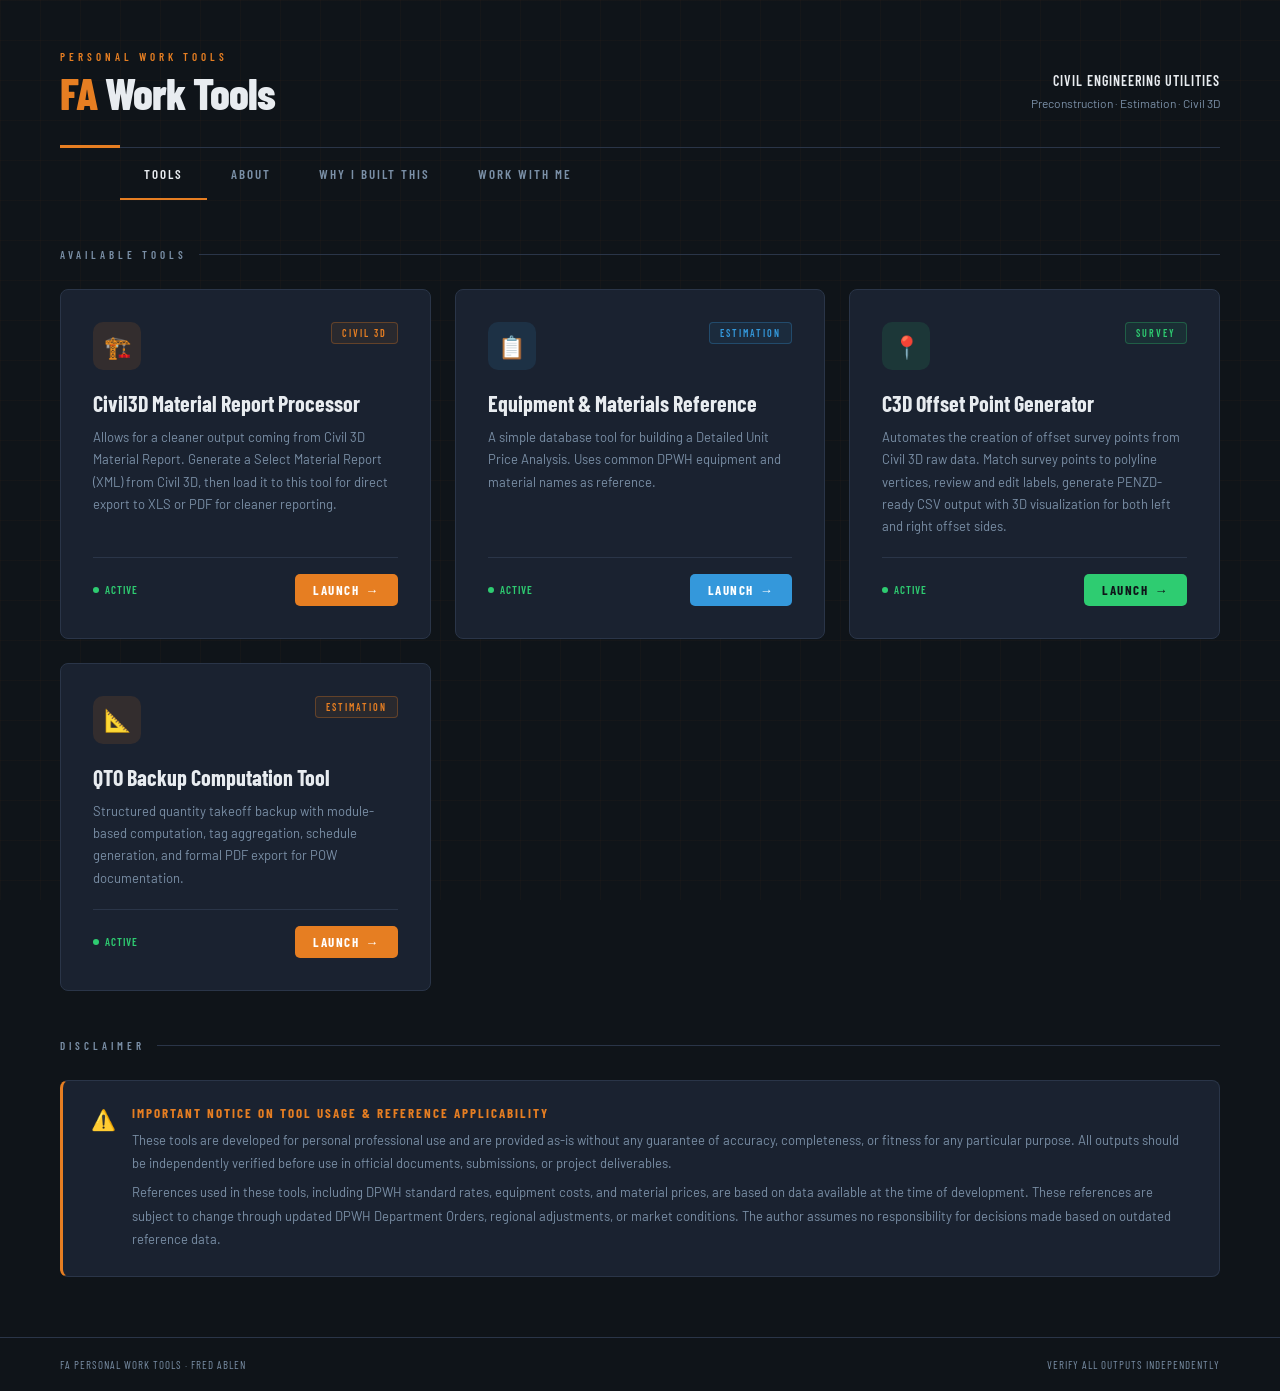
<file: index.html>
<!DOCTYPE html>
<html lang="en">
<head>
<meta charset="UTF-8">
<meta name="viewport" content="width=device-width, initial-scale=1.0">
<title>FA Personal Work Tools</title>
<link href="https://fonts.googleapis.com/css2?family=Barlow+Condensed:wght@300;400;600;700;800&family=Barlow:wght@300;400;500&display=swap" rel="stylesheet">
<style>
  :root{--bg:#0f1419;--surface:#1a2230;--border:#2a3548;--accent:#e67e22;--text:#e8ecf0;--muted:#7a8fa6;--fill:#3498db;--green:#2ecc71;}
  *{box-sizing:border-box;margin:0;padding:0;}
  body{font-family:'Barlow',sans-serif;background:var(--bg);color:var(--text);min-height:100vh;overflow-x:hidden;}
  body::before{content:'';position:fixed;inset:0;background-image:linear-gradient(rgba(230,126,34,0.03) 1px,transparent 1px),linear-gradient(90deg,rgba(230,126,34,0.03) 1px,transparent 1px);background-size:40px 40px;pointer-events:none;z-index:0;}

  header{position:relative;z-index:1;padding:50px 60px 0;}
  .header-top{display:flex;justify-content:space-between;align-items:flex-end;padding-bottom:32px;border-bottom:1px solid var(--border);position:relative;}
  .header-top::after{content:'';position:absolute;bottom:-1px;left:0;width:60px;height:3px;background:var(--accent);}
  .logo-tag{font-family:'Barlow Condensed',sans-serif;font-size:11px;font-weight:600;letter-spacing:4px;text-transform:uppercase;color:var(--accent);margin-bottom:8px;}
  .logo-title{font-family:'Barlow Condensed',sans-serif;font-size:44px;font-weight:800;letter-spacing:-1px;line-height:1;color:var(--text);}
  .logo-title span{color:var(--accent);}
  .header-meta{text-align:right;font-size:12px;color:var(--muted);line-height:1.8;}
  .header-meta strong{display:block;font-family:'Barlow Condensed',sans-serif;font-size:14px;font-weight:600;color:var(--text);letter-spacing:1px;text-transform:uppercase;}

  .tabs{display:flex;position:relative;z-index:1;padding:0 60px;}
  .tab-btn{font-family:'Barlow Condensed',sans-serif;font-size:13px;font-weight:600;letter-spacing:2px;text-transform:uppercase;color:var(--muted);background:none;border:none;padding:18px 24px;cursor:pointer;position:relative;transition:color .2s;}
  .tab-btn::after{content:'';position:absolute;bottom:0;left:0;right:0;height:2px;background:var(--accent);transform:scaleX(0);transition:transform .2s;}
  .tab-btn:hover{color:var(--text);}
  .tab-btn.active{color:var(--text);}
  .tab-btn.active::after{transform:scaleX(1);}

  .tab-content{display:none;position:relative;z-index:1;padding:48px 60px 60px;animation:fadeIn .25s ease;}
  .tab-content.active{display:block;}
  @keyframes fadeIn{from{opacity:0;transform:translateY(6px)}to{opacity:1;transform:translateY(0)}}

  .section-label{font-family:'Barlow Condensed',sans-serif;font-size:11px;font-weight:600;letter-spacing:4px;text-transform:uppercase;color:var(--muted);margin-bottom:28px;display:flex;align-items:center;gap:12px;}
  .section-label::after{content:'';flex:1;height:1px;background:var(--border);}

  .tools-grid{display:grid;grid-template-columns:repeat(auto-fill,minmax(340px,1fr));gap:24px;margin-bottom:48px;}
  .tool-card{background:var(--surface);border:1px solid var(--border);border-radius:8px;padding:32px;display:flex;flex-direction:column;gap:20px;transition:border-color .2s,transform .2s;position:relative;overflow:hidden;}
  .tool-card::before{content:'';position:absolute;top:0;left:0;right:0;height:3px;background:var(--card-accent,var(--accent));transform:scaleX(0);transform-origin:left;transition:transform .3s ease;}
  .tool-card:hover{border-color:var(--card-accent,var(--accent));transform:translateY(-3px);}
  .tool-card:hover::before{transform:scaleX(1);}
  .tool-card.civil3d{--card-accent:#e67e22;}
  .tool-card.eqp{--card-accent:#3498db;}
  .tool-card.survey{--card-accent:#2ecc71;}
  .tool-card.estimation{--card-accent:#e67e22;}

  .card-top{display:flex;justify-content:space-between;align-items:flex-start;}
  .card-icon{width:48px;height:48px;border-radius:10px;display:flex;align-items:center;justify-content:center;font-size:22px;flex-shrink:0;}
  .civil3d .card-icon{background:rgba(230,126,34,0.12);}
  .eqp .card-icon{background:rgba(52,152,219,0.12);}
  .survey .card-icon{background:rgba(46,204,113,0.12);}
  .estimation .card-icon{background:rgba(230,126,34,0.12);}

  .card-badge{font-family:'Barlow Condensed',sans-serif;font-size:10px;font-weight:600;letter-spacing:2px;text-transform:uppercase;padding:4px 10px;border-radius:4px;border:1px solid;}
  .civil3d .card-badge{color:var(--accent);border-color:rgba(230,126,34,0.3);background:rgba(230,126,34,0.08);}
  .eqp .card-badge{color:var(--fill);border-color:rgba(52,152,219,0.3);background:rgba(52,152,219,0.08);}
  .survey .card-badge{color:var(--green);border-color:rgba(46,204,113,0.3);background:rgba(46,204,113,0.08);}
  .estimation .card-badge{color:var(--accent);border-color:rgba(230,126,34,0.3);background:rgba(230,126,34,0.08);}

  .card-title{font-family:'Barlow Condensed',sans-serif;font-size:22px;font-weight:700;color:var(--text);margin-bottom:10px;line-height:1.2;}
  .card-desc{font-size:13px;color:var(--muted);line-height:1.7;}
  .card-footer{display:flex;justify-content:space-between;align-items:center;padding-top:16px;border-top:1px solid var(--border);margin-top:auto;}
  .card-status{display:flex;align-items:center;gap:6px;font-size:11px;color:var(--green);font-family:'Barlow Condensed',sans-serif;font-weight:600;letter-spacing:1px;text-transform:uppercase;}
  .status-dot{width:6px;height:6px;border-radius:50%;background:var(--green);animation:pulse 2s infinite;}
  @keyframes pulse{0%,100%{opacity:1}50%{opacity:.4}}

  .launch-btn{display:inline-flex;align-items:center;gap:6px;padding:8px 18px;border-radius:5px;font-family:'Barlow Condensed',sans-serif;font-size:13px;font-weight:700;letter-spacing:1.5px;text-transform:uppercase;text-decoration:none;transition:opacity .15s;}
  .civil3d .launch-btn{background:var(--accent);color:#fff;}
  .eqp .launch-btn{background:var(--fill);color:#fff;}
  .survey .launch-btn{background:var(--green);color:#0f1419;}
  .estimation .launch-btn{background:var(--accent);color:#fff;}
  .launch-btn:hover{opacity:.85;}
  .launch-arrow{transition:transform .2s;}
  .tool-card:hover .launch-arrow{transform:translateX(3px);}

  .disclaimer-box{background:var(--surface);border:1px solid var(--border);border-left:3px solid var(--accent);border-radius:8px;padding:24px 28px;display:flex;gap:16px;align-items:flex-start;}
  .disclaimer-icon{font-size:20px;flex-shrink:0;margin-top:2px;}
  .disclaimer-title{font-family:'Barlow Condensed',sans-serif;font-size:13px;font-weight:700;letter-spacing:2px;text-transform:uppercase;color:var(--accent);margin-bottom:8px;}
  .disclaimer-text{font-size:13px;color:var(--muted);line-height:1.8;}
  .disclaimer-text p+p{margin-top:6px;}

  .about-grid{display:grid;grid-template-columns:1fr 1fr;gap:28px;margin-bottom:32px;}
  @media(max-width:768px){.about-grid{grid-template-columns:1fr;}}
  .about-block{background:var(--surface);border:1px solid var(--border);border-radius:8px;padding:36px;}
  .about-block.full{grid-column:1/-1;}
  .about-name{font-family:'Barlow Condensed',sans-serif;font-size:38px;font-weight:800;letter-spacing:-0.5px;color:var(--text);margin-bottom:4px;}
  .about-name span{color:var(--accent);}
  .about-role{font-family:'Barlow Condensed',sans-serif;font-size:13px;font-weight:600;letter-spacing:2px;text-transform:uppercase;color:var(--muted);margin-bottom:24px;}
  .about-bio{font-size:14px;color:var(--muted);line-height:1.9;}
  .block-label{font-family:'Barlow Condensed',sans-serif;font-size:11px;font-weight:600;letter-spacing:3px;text-transform:uppercase;color:var(--accent);margin-bottom:16px;padding-bottom:10px;border-bottom:1px solid var(--border);}

  .built-text{font-size:14px;color:var(--muted);line-height:1.9;}
  .built-text p+p{margin-top:14px;}
  .built-highlight{font-family:'Barlow Condensed',sans-serif;font-size:19px;font-weight:600;color:var(--text);line-height:1.5;margin-top:28px;padding-top:24px;border-top:1px solid var(--border);}

  .closing-message{margin-top:0;text-align:center;padding:48px 40px;border-top:1px solid var(--border);}
  .closing-message p{font-family:'Barlow Condensed',sans-serif;font-size:18px;font-style:italic;color:var(--muted);line-height:2;max-width:560px;margin:0 auto;font-weight:400;}

  .contact-block{max-width:520px;margin:0 auto;text-align:center;padding:60px 0;}
  .contact-icon{font-size:40px;margin-bottom:24px;}
  .contact-title{font-family:'Barlow Condensed',sans-serif;font-size:32px;font-weight:800;color:var(--text);margin-bottom:16px;}
  .contact-desc{font-size:14px;color:var(--muted);line-height:1.9;margin-bottom:36px;}
  .contact-email{display:inline-flex;align-items:center;gap:10px;padding:14px 32px;background:var(--accent);color:#fff;border-radius:6px;font-family:'Barlow Condensed',sans-serif;font-size:15px;font-weight:700;letter-spacing:1.5px;text-transform:uppercase;text-decoration:none;transition:opacity .2s;}
  .contact-email:hover{opacity:.85;}
  .contact-note{margin-top:16px;font-size:12px;color:var(--muted);}

  footer{position:relative;z-index:1;border-top:1px solid var(--border);padding:20px 60px;display:flex;justify-content:space-between;align-items:center;font-size:11px;color:var(--muted);font-family:'Barlow Condensed',sans-serif;letter-spacing:1px;text-transform:uppercase;}

  @media(max-width:768px){
    header,.tabs,.tab-content,footer{padding-left:24px;padding-right:24px;}
  }
</style>
</head>
<body>

<header>
  <div class="header-top">
    <div>
      <div class="logo-tag">Personal Work Tools</div>
      <div class="logo-title"><span>FA</span> Work Tools</div>
    </div>
    <div class="header-meta">
      <strong>Civil Engineering Utilities</strong>
      Preconstruction · Estimation · Civil 3D
    </div>
  </div>
  <nav class="tabs">
    <button class="tab-btn active" onclick="switchTab('tools',this)">Tools</button>
    <button class="tab-btn" onclick="switchTab('about',this)">About</button>
    <button class="tab-btn" onclick="switchTab('built',this)">Why I Built This</button>
    <button class="tab-btn" onclick="switchTab('contact',this)">Work With Me</button>
  </nav>
</header>

<!-- TOOLS -->
<div id="tab-tools" class="tab-content active">
  <div class="section-label">Available Tools</div>
  <div class="tools-grid">

    <div class="tool-card civil3d">
      <div class="card-top">
        <div class="card-icon">🏗️</div>
        <div class="card-badge">Civil 3D</div>
      </div>
      <div>
        <div class="card-title">Civil3D Material Report Processor</div>
        <div class="card-desc">Allows for a cleaner output coming from Civil 3D Material Report. Generate a Select Material Report (XML) from Civil 3D, then load it to this tool for direct export to XLS or PDF for cleaner reporting.</div>
      </div>
      <div class="card-footer">
        <div class="card-status"><div class="status-dot"></div>Active</div>
        <a href="c3d_material_processor" class="launch-btn">Launch <span class="launch-arrow">→</span></a>
      </div>
    </div>

    <div class="tool-card eqp">
      <div class="card-top">
        <div class="card-icon">📋</div>
        <div class="card-badge">Estimation</div>
      </div>
      <div>
        <div class="card-title">Equipment & Materials Reference</div>
        <div class="card-desc">A simple database tool for building a Detailed Unit Price Analysis. Uses common DPWH equipment and material names as reference.</div>
      </div>
      <div class="card-footer">
        <div class="card-status"><div class="status-dot"></div>Active</div>
        <a href="eqp_matl_ref" class="launch-btn">Launch <span class="launch-arrow">→</span></a>
      </div>
    </div>

    <div class="tool-card survey">
      <div class="card-top">
        <div class="card-icon">📍</div>
        <div class="card-badge">Survey</div>
      </div>
      <div>
        <div class="card-title">C3D Offset Point Generator</div>
        <div class="card-desc">Automates the creation of offset survey points from Civil 3D raw data. Match survey points to polyline vertices, review and edit labels, generate PENZD-ready CSV output with 3D visualization for both left and right offset sides.</div>
      </div>
      <div class="card-footer">
        <div class="card-status"><div class="status-dot"></div>Active</div>
        <a href="c3d_offset_tool" class="launch-btn">Launch <span class="launch-arrow">→</span></a>
      </div>
    </div>

    <div class="tool-card estimation" style="--card-accent:#e67e22;">
      <div class="card-top">
        <div class="card-icon" style="background:rgba(230,126,34,0.12);">📐</div>
        <div class="card-badge" style="color:#e67e22;border-color:rgba(230,126,34,0.3);background:rgba(230,126,34,0.08);">Estimation</div>
      </div>
      <div>
        <div class="card-title">QTO Backup Computation Tool</div>
        <div class="card-desc">Structured quantity takeoff backup with module-based computation, tag aggregation, schedule generation, and formal PDF export for POW documentation.</div>
      </div>
      <div class="card-footer">
        <div class="card-status"><div class="status-dot"></div>Active</div>
        <a href="qto_backup" class="launch-btn" style="background:#e67e22;color:#fff;">Launch <span class="launch-arrow">→</span></a>
      </div>
    </div>

  </div>

  <div class="section-label">Disclaimer</div>
  <div class="disclaimer-box">
    <div class="disclaimer-icon">⚠️</div>
    <div>
      <div class="disclaimer-title">Important Notice on Tool Usage & Reference Applicability</div>
      <div class="disclaimer-text">
        <p>These tools are developed for personal professional use and are provided as-is without any guarantee of accuracy, completeness, or fitness for any particular purpose. All outputs should be independently verified before use in official documents, submissions, or project deliverables.</p>
        <p>References used in these tools, including DPWH standard rates, equipment costs, and material prices, are based on data available at the time of development. These references are subject to change through updated DPWH Department Orders, regional adjustments, or market conditions. The author assumes no responsibility for decisions made based on outdated reference data.</p>
      </div>
    </div>
  </div>
</div>

<!-- ABOUT -->
<div id="tab-about" class="tab-content">
  <div class="section-label">About</div>
  <div class="about-grid">
    <div class="about-block">
      <div class="about-name">Fred <span>Ablen</span></div>
      <div class="about-role">Civil Engineer · Preconstruction Specialist</div>
      <div class="about-bio">A decade in public infrastructure has taken Fred through the full preconstruction cycle, from surveying and design to quantity takeoff, cost estimation, and procurement. Over those ten years, he developed a focused specialization in preconstruction work, building his knowledge largely through self-directed learning, hands-on experience, and persistence.</div>
    </div>
    <div class="about-block">
      <div class="block-label">Areas of Work</div>
      <div class="about-bio">Surveying · Structural Design · Quantity Takeoff · Cost Estimation · Procurement · Civil 3D · DPWH Standards · Bridge & Infrastructure Projects</div>
    </div>
  </div>
  <div class="closing-message">
    <p>Think critically. Don't settle with what is available.</p>
    <p>Question the tools, the methods, the standards, then improve on them.</p>
    <p>Learning is infinite. Not for the job. For yourself.</p>
  </div>
</div>

<!-- WHY I BUILT THIS -->
<div id="tab-built" class="tab-content">
  <div class="section-label">Why I Built This</div>
  <div class="about-grid">
    <div class="about-block full">
      <div class="block-label">The Context</div>
      <div class="built-text">
        <p>Necessity is a good teacher. Working in an environment with limited tools and resources for design and cost estimation, the practical path forward was to build something from scratch.</p>
        <p>These tools are the result of that, purpose-built for the specific workflows I encountered daily. They are not perfect, and they are still evolving. But they work, and they were built with intent.</p>
        <p>This page is a quiet record of that effort, built at the close of a chapter, before the next one begins.</p>
        <div class="built-highlight">I am not proud because I made this. I am proud that I chose to find a solution rather than wait for one.</div>
      </div>
    </div>
  </div>
</div>

<!-- WORK WITH ME -->
<div id="tab-contact" class="tab-content">
  <div class="contact-block">
    <div class="contact-icon">✉️</div>
    <div class="contact-title">Work With Me</div>
    <div class="contact-desc">Open to collaboration, consulting, and new opportunities in preconstruction, estimation, and related work. If something here is useful to you, or you think there is a conversation worth having, reach out.</div>
    <a href="mailto:fa.qs.services@gmail.com" class="contact-email">✉ fa.qs.services@gmail.com</a>
    <div class="contact-note">Response within a few days</div>
  </div>
</div>

<footer>
  <span>FA Personal Work Tools · Fred Ablen</span>
  <span>Verify all outputs independently</span>
</footer>

<script>
function switchTab(name,btn){
  document.querySelectorAll('.tab-content').forEach(t=>t.classList.remove('active'));
  document.querySelectorAll('.tab-btn').forEach(b=>b.classList.remove('active'));
  document.getElementById('tab-'+name).classList.add('active');
  btn.classList.add('active');
}
</script>
</body>
</html>
</file>
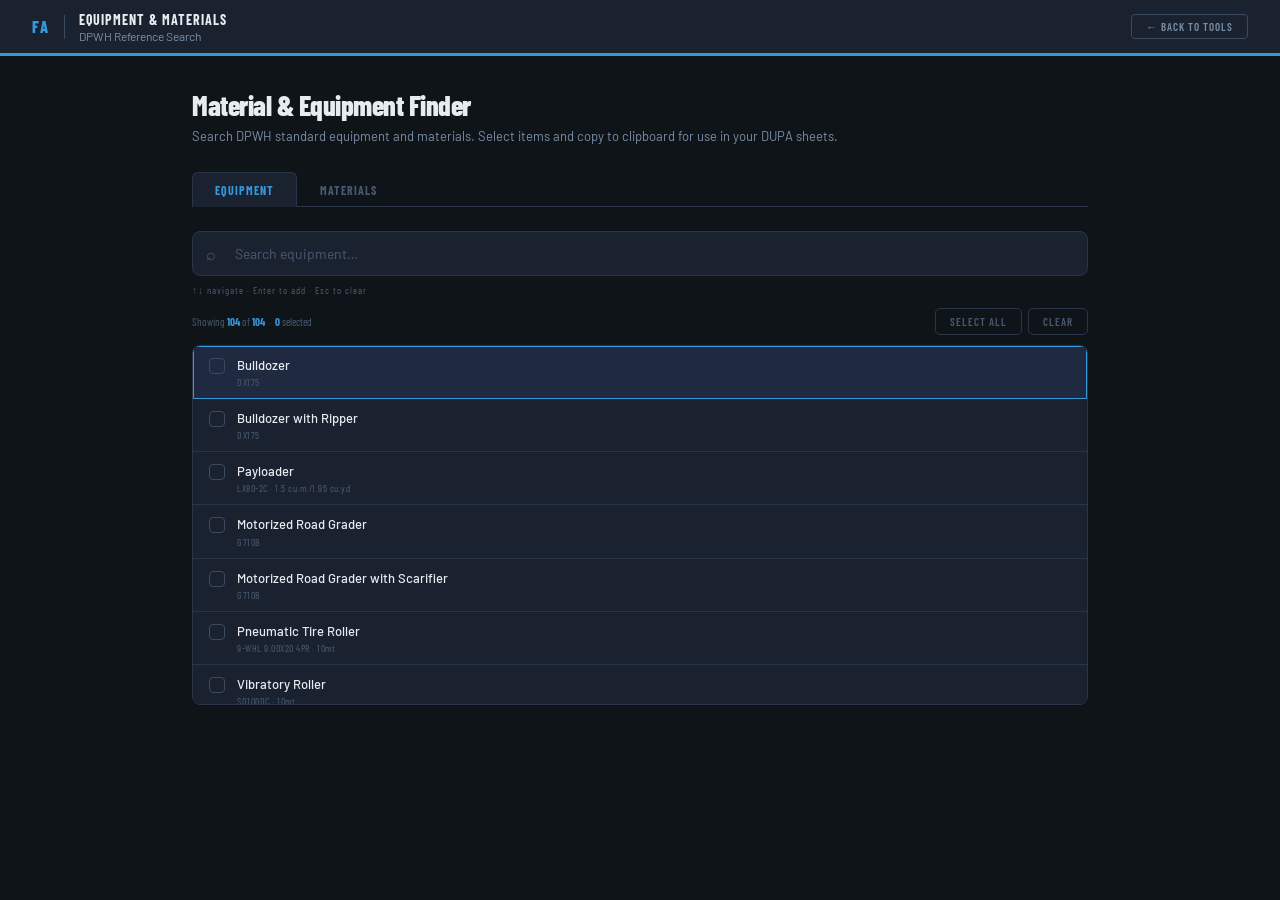
<file: eqp_matl_ref/index.html>
<!DOCTYPE html>
<html lang="en">
<head>
<meta charset="UTF-8">
<meta name="viewport" content="width=device-width, initial-scale=1.0">
<title>Equipment & Materials Reference — FA Work Tools</title>
<link href="https://fonts.googleapis.com/css2?family=Barlow+Condensed:wght@300;400;600;700;800&family=Barlow:wght@300;400;500&display=swap" rel="stylesheet">
<style>
*,*::before,*::after{box-sizing:border-box;margin:0;padding:0}
:root{
  --tool-accent:#3498db;
  --tool-accent-dim:rgba(52,152,219,0.1);
  --tool-accent-border:rgba(52,152,219,0.3);
  --bg:#0f1419;
  --surface:#1a2230;
  --surface2:#1f2940;
  --border:#2a3548;
  --border2:#3a4a60;
  --text:#e8ecf0;
  --text2:#7a8fa6;
  --text3:#4a5a70;
  --ok:#2ecc71;
  --warn:#f39c12;
  --mono:'Barlow Condensed',sans-serif;
  --sans:'Barlow',sans-serif;
}
body{background:var(--bg);color:var(--text);font-family:var(--sans);min-height:100vh;font-size:14px;display:flex;flex-direction:column}

/* TOPBAR */
.topbar{background:var(--surface);border-bottom:3px solid var(--tool-accent);padding:0 2rem;height:56px;display:flex;align-items:center;justify-content:space-between;position:sticky;top:0;z-index:300;flex-shrink:0}
.tb-brand{display:flex;align-items:center;gap:14px;text-decoration:none}
.tb-logo{font-family:var(--mono);font-size:16px;font-weight:800;letter-spacing:2px;color:var(--tool-accent)}
.tb-sep{width:1px;height:24px;background:var(--border2)}
.tb-tool{font-family:var(--mono);font-size:14px;font-weight:700;letter-spacing:1px;text-transform:uppercase;color:var(--text)}
.tb-sub{font-size:12px;color:var(--text2);margin-top:1px}
.tb-back{font-family:var(--mono);font-size:11px;font-weight:600;letter-spacing:1px;text-transform:uppercase;padding:5px 14px;border-radius:4px;border:1px solid var(--border2);background:transparent;color:var(--text2);text-decoration:none;transition:all .15s}
.tb-back:hover{border-color:var(--tool-accent);color:var(--tool-accent)}

/* MAIN LAYOUT */
.main{flex:1;max-width:960px;width:100%;margin:0 auto;padding:2rem 2rem 4rem}

/* PAGE HEADER */
.ph{margin-bottom:1.5rem}
.ph h1{font-family:var(--mono);font-size:28px;font-weight:800;letter-spacing:-0.5px;color:var(--text);margin-bottom:4px}
.ph p{font-size:13px;color:var(--text2);line-height:1.6}

/* TABS */
.tabs{display:flex;gap:0;border-bottom:1px solid var(--border);margin-bottom:1.5rem}
.tab{font-family:var(--mono);font-size:12px;font-weight:700;letter-spacing:1px;text-transform:uppercase;padding:10px 22px;border:1px solid transparent;border-bottom:none;border-radius:6px 6px 0 0;cursor:pointer;color:var(--text3);background:transparent;transition:all .15s;position:relative;bottom:-1px}
.tab:hover{color:var(--text2);border-color:var(--border)}
.tab.active{color:var(--tool-accent);background:var(--surface);border-color:var(--border);border-bottom-color:var(--surface)}
.tab-panel{display:none}.tab-panel.active{display:block}

/* SEARCH */
.search-wrap{position:relative;margin-bottom:8px}
.search-icon{position:absolute;left:14px;top:50%;transform:translateY(-50%);color:var(--text3);font-size:16px;pointer-events:none}
.search-input{width:100%;padding:13px 14px 13px 42px;background:var(--surface);border:1px solid var(--border);border-radius:8px;color:var(--text);font-family:var(--sans);font-size:14px;outline:none;transition:border-color .15s}
.search-input:focus{border-color:var(--tool-accent)}
.search-input::placeholder{color:var(--text3)}
.kb-hint{font-family:var(--mono);font-size:10px;color:var(--text3);margin:4px 0 12px;letter-spacing:1px}

/* TOOLBAR */
.toolbar{display:flex;align-items:center;justify-content:space-between;margin-bottom:10px;flex-wrap:wrap;gap:8px}
.count-info{font-family:var(--mono);font-size:11px;color:var(--text3)}
.count-info span{color:var(--tool-accent);font-weight:700}
.btn-group{display:flex;gap:6px}
.btn-ghost{font-family:var(--mono);font-size:11px;font-weight:600;letter-spacing:1px;text-transform:uppercase;padding:6px 14px;border-radius:5px;border:1px solid var(--border);cursor:pointer;background:transparent;color:var(--text3);transition:all .15s}
.btn-ghost:hover{border-color:var(--text2);color:var(--text2)}
.btn-primary{font-family:var(--mono);font-size:11px;font-weight:600;letter-spacing:1px;text-transform:uppercase;padding:6px 14px;border-radius:5px;border:1px solid var(--tool-accent);cursor:pointer;background:var(--tool-accent-dim);color:var(--tool-accent);transition:all .15s}
.btn-primary:hover{background:var(--tool-accent);color:#fff}
.btn-danger{font-family:var(--mono);font-size:11px;font-weight:600;letter-spacing:1px;text-transform:uppercase;padding:6px 14px;border-radius:5px;border:1px solid rgba(231,76,60,0.4);cursor:pointer;background:transparent;color:#e74c3c;transition:all .15s}
.btn-danger:hover{background:rgba(231,76,60,0.1)}

/* LIST */
.list-wrap{background:var(--surface);border:1px solid var(--border);border-radius:8px;overflow:hidden;margin-bottom:16px;max-height:360px;overflow-y:auto}
.list-wrap::-webkit-scrollbar{width:4px}
.list-wrap::-webkit-scrollbar-thumb{background:var(--border2);border-radius:2px}
.category-row{padding:6px 16px;background:var(--surface2);border-bottom:1px solid var(--border);font-family:var(--mono);font-size:10px;font-weight:700;letter-spacing:2px;text-transform:uppercase;color:var(--warn)}
.item{display:flex;align-items:flex-start;gap:12px;padding:10px 16px;border-bottom:1px solid var(--border);cursor:pointer;transition:background .1s;user-select:none}
.item:last-child{border-bottom:none}
.item:hover{background:var(--surface2)}
.item.selected{background:rgba(52,152,219,0.08);border-left:2px solid var(--tool-accent);padding-left:14px}
.item.active-row{outline:1px solid var(--tool-accent);outline-offset:-1px;background:var(--surface2)}
.item.active-row.selected{background:rgba(52,152,219,0.12)}
.chk{width:16px;height:16px;border:1.5px solid var(--border2);border-radius:4px;flex-shrink:0;margin-top:2px;display:flex;align-items:center;justify-content:center;transition:all .1s}
.selected .chk{background:var(--tool-accent);border-color:var(--tool-accent)}
.chk::after{content:"";display:none;width:9px;height:5px;border-left:2px solid #fff;border-bottom:2px solid #fff;transform:rotate(-45deg) translateY(-1px)}
.selected .chk::after{display:block}
.item-text{flex:1;min-width:0}
.item-name{font-size:13px;font-weight:500;color:var(--text);line-height:1.4}
.item-name mark{background:rgba(52,152,219,0.2);color:var(--tool-accent);border-radius:2px;padding:0 1px}
.item-sub{font-family:var(--mono);font-size:10px;color:var(--text3);margin-top:2px;letter-spacing:.5px}
.item-code{color:var(--ok)}
.item-unit{color:var(--warn)}
.no-results{padding:40px;text-align:center;color:var(--text3);font-family:var(--mono);font-size:12px;letter-spacing:1px}

/* SHEET PANEL */
.sheet-panel{display:none;background:var(--surface);border:1px solid var(--border);border-radius:8px;overflow:hidden}
.sheet-panel.visible{display:block}
.sheet-header{display:flex;align-items:center;justify-content:space-between;padding:10px 16px;border-bottom:1px solid var(--border);background:var(--surface2);flex-wrap:wrap;gap:8px}
.sheet-title{font-family:var(--mono);font-size:10px;font-weight:700;letter-spacing:2px;text-transform:uppercase;color:var(--ok)}
.sheet-actions{display:flex;gap:8px}
.sheet-scroll{overflow-x:auto;max-height:240px;overflow-y:auto;user-select:none}
.sheet-scroll::-webkit-scrollbar{width:4px;height:4px}
.sheet-scroll::-webkit-scrollbar-thumb{background:var(--border2);border-radius:2px}
.stbl{width:100%;border-collapse:collapse;font-size:12px}
.stbl thead{position:sticky;top:0;z-index:1}
.stbl thead tr{background:var(--surface2);border-bottom:1px solid var(--border)}
.stbl th{font-family:var(--mono);font-size:10px;font-weight:700;letter-spacing:1px;text-transform:uppercase;color:var(--text3);padding:7px 12px;text-align:left}
.stbl th:first-child{width:36px;text-align:center}
.stbl th.w-unit{width:70px}.stbl th.w-del{width:32px}
.stbl tbody tr{border-bottom:1px solid var(--border);transition:background .1s}
.stbl tbody tr:last-child{border-bottom:none}
.stbl tbody tr:hover{background:var(--surface2)}
.stbl td{padding:8px 12px;color:var(--text);font-size:13px;line-height:1.4}
.stbl td:first-child{font-family:var(--mono);font-size:10px;color:var(--text3);text-align:center}
.stbl td.td-unit{font-family:var(--mono);font-size:11px;color:var(--warn)}
.stbl td:last-child{text-align:center}
.row-del{cursor:pointer;color:var(--text3);font-size:15px;background:none;border:none;padding:0 2px;transition:color .1s;line-height:1}
.row-del:hover{color:#e74c3c}
.sheet-footer{padding:8px 16px;border-top:1px solid var(--border);background:var(--surface2)}
.footer-hint{font-family:var(--mono);font-size:10px;color:var(--text3);letter-spacing:.5px}

/* TOAST */
.toast{position:fixed;bottom:24px;left:50%;transform:translateX(-50%) translateY(10px);background:var(--ok);color:#0f1419;font-family:var(--mono);font-size:12px;font-weight:700;letter-spacing:1px;padding:10px 22px;border-radius:6px;opacity:0;pointer-events:none;transition:opacity .2s,transform .2s;text-transform:uppercase}
.toast.show{opacity:1;transform:translateX(-50%) translateY(0)}
</style>
</head>
<body>

<!-- TOPBAR -->
<div class="topbar">
  <a class="tb-brand" href="../index.html">
    <div class="tb-logo">FA</div>
    <div class="tb-sep"></div>
    <div>
      <div class="tb-tool">Equipment & Materials</div>
      <div class="tb-sub">DPWH Reference Search</div>
    </div>
  </a>
  <a class="tb-back" href="../index.html">← Back to Tools</a>
</div>

<div class="main">
  <div class="ph">
    <h1>Material & Equipment Finder</h1>
    <p>Search DPWH standard equipment and materials. Select items and copy to clipboard for use in your DUPA sheets.</p>
  </div>

  <div class="tabs">
    <button class="tab active" onclick="switchTab('eq',event)">Equipment</button>
    <button class="tab" onclick="switchTab('mat',event)">Materials</button>
  </div>

  <!-- EQUIPMENT TAB -->
  <div class="tab-panel active" id="tab-eq">
    <div class="search-wrap"><span class="search-icon">⌕</span><input type="text" class="search-input" id="eq-search" placeholder="Search equipment…" autocomplete="off"></div>
    <div class="kb-hint">↑↓ navigate · Enter to add · Esc to clear</div>
    <div class="toolbar">
      <div class="count-info">Showing <span id="eq-show">0</span> of <span id="eq-total">0</span> &nbsp;·&nbsp; <span id="eq-sel">0</span> selected</div>
      <div class="btn-group"><button class="btn-ghost" onclick="selAll('eq')">Select All</button><button class="btn-ghost" onclick="clrAll('eq')">Clear</button></div>
    </div>
    <div class="list-wrap" id="eq-list"></div>
    <div class="sheet-panel" id="eq-panel">
      <div class="sheet-header">
        <div class="sheet-title">Selected — <span id="eq-sel2">0</span> item(s)</div>
        <div class="sheet-actions"><button class="btn-danger" onclick="clrAll('eq')">Clear All</button><button class="btn-primary" onclick="doCopy('eq')">Copy to Clipboard</button></div>
      </div>
      <div class="sheet-scroll"><table class="stbl"><thead><tr><th>#</th><th>Full Description</th><th class="w-del"></th></tr></thead><tbody id="eq-body"></tbody></table></div>
      <div class="sheet-footer"><div class="footer-hint">↳ Paste into Excel — one row per item</div></div>
    </div>
    <textarea id="eq-ta" readonly aria-hidden="true" tabindex="-1" style="position:fixed;left:-9999px;top:0;width:1px;height:1px;opacity:0;pointer-events:none"></textarea>
  </div>

  <!-- MATERIALS TAB -->
  <div class="tab-panel" id="tab-mat">
    <div class="search-wrap"><span class="search-icon">⌕</span><input type="text" class="search-input" id="mat-search" placeholder="Search by description, code, or category…" autocomplete="off"></div>
    <div class="kb-hint">↑↓ navigate · Enter to add · Esc to clear</div>
    <div class="toolbar">
      <div class="count-info">Showing <span id="mat-show">0</span> of <span id="mat-total">0</span> &nbsp;·&nbsp; <span id="mat-sel">0</span> selected</div>
      <div class="btn-group"><button class="btn-ghost" onclick="selAll('mat')">Select All</button><button class="btn-ghost" onclick="clrAll('mat')">Clear</button></div>
    </div>
    <div class="list-wrap" id="mat-list"></div>
    <div class="sheet-panel" id="mat-panel">
      <div class="sheet-header">
        <div class="sheet-title">Selected — <span id="mat-sel2">0</span> item(s)</div>
        <div class="sheet-actions"><button class="btn-danger" onclick="clrAll('mat')">Clear All</button><button class="btn-primary" onclick="doCopy('mat')">Copy to Clipboard</button></div>
      </div>
      <div class="sheet-scroll"><table class="stbl"><thead><tr><th>#</th><th>Description</th><th class="w-unit">Unit</th><th class="w-del"></th></tr></thead><tbody id="mat-body"></tbody></table></div>
      <div class="sheet-footer"><div class="footer-hint">↳ Paste into Excel — description and unit in separate columns</div></div>
    </div>
    <textarea id="mat-ta" readonly aria-hidden="true" tabindex="-1" style="position:fixed;left:-9999px;top:0;width:1px;height:1px;opacity:0;pointer-events:none"></textarea>
  </div>
</div>

<div class="toast" id="toast">Copied ✓</div>

<script>
// ── EQUIPMENT DATA ──────────────────────────────────────────────
const EQ_RAW=["Bulldozer,DX175","Bulldozer with Ripper,DX175","Payloader,LX80-2C,1.5 cu.m./1.95 cu.yd","Motorized Road Grader,G710B","Motorized Road Grader with Scarifier,G710B","Pneumatic Tire Roller,9-WHL 9.00X20 4PR,10mt","Vibratory Roller,SD100DC,10mt","Tandem Steel Roller,HD110,11mt","Plate Compactor,400-500 Gasoline Engine","Crawler Crane,All Models,6-10 mt","Crawler Crane,All Models,21-25 mt","Crawler Crane,All Models,36-40 mt","Crawler Crane with Bucket,All Models,36-40 mt","Crawler Crane,All Models,41-45 mt","Crawler Crane,All Models,51-60 mt","Crawler Crane,All Models,61-70 mt","Crawler Crane,All Models,71-80 mt","Truck Mounted Crane,All Models,6-10 mt","Truck Mounted Crane,All Models,21-25 mt","Truck Mounted Crane,All Models,31-35 mt","Truck Mounted Crane,All Models,41-45mt","Truck Mounted Crane w/ Bucket,All Models,41-45 mt","Truck Mounted Crane,All Models,51-60mt","Truck Mounted Crane Hydraulic Telescopic Boom,All Models,2-5 mt","Topless Tower Crane,MDT 98-1.2M,55M x 6T/1.2T","Topless Tower Crane,MDT 128,55M x 6T/1.6T","Topless Tower Crane,MDT 132 G8,55M x 8T/1.6T","Topless Tower Crane,MDT 162 H8,60M x 8t/1.8T","Topless Tower Crane,MDT 178,55M x 6T/1.6T","Topless Tower Crane,MDT 192-H12,55M x 8T/1.6T","Aerial Lift Self Propelled Scissor Lift,GS4080 Gas/Diesel Driven,40ft hts x 46 ft Range","Straight Boom Lift Telescopic Gas/Diesel,1000 lb x 60ft ht x 66ft range","Backhoe,HD820 III,0.8 cu.m./1.04 cu.yd","Backhoe with breaker,HD820 III,0.8 cu.m./1.04 cu.yd","Backhoe Wheel Mounted,PW60N-1,0.28 cu.m./0.37 cu.yd","Diesel Hammer,K25-DSL,7500 kg m","Vibro Hammer,VIBRO FONCEUR PTC25H1A,45000 kg m","Vibro Hammer,MHF12 w/ Hyd. Power Jack,120 kN m","Vibro Hammer,DPD600T Hydraulic Pile River,60 ton","Drilling Rig,CMV TH18/65,200mm dia. 65m depth 18000 kg-m Drill Torque","Asphalt Distributor,ROSCO/5 ton,3000 USG","Asphalt Paver,NF220BIIVDM","Cold Milling Machine,W130F,milling width 1300mm max depth 300mm","Cold Milling Machine,W100 TCD 2012 L06 2V,milling width 1 meter max depth 300mm","Concrete Paver,COMMANDER III FOUR TRACK","Concrete Screeder,Wacker Truss Screed","One Bagger Mixer","Transit Mixer,All Models,5 cu. Ft./min","Concrete Pump,Diesel Driven Trailer Mounted Less Pipe,100 cu. Ft./min","Grouting Machine,GARNER DENVER 6X3X6 AIR DRIVEN","Dump Truck,All Models,12 cu.yd.","Cargo/Service Truck,All Models,2-5 mt","Boom Truck,NXG1160D3ZAL1X","Cargo/Service Truck,All Models,9-10mt","Water Truck/Pump,All Models,16000L","Air Compressor,All Models,15-35 cfm","Air Compressor,All Models,126-160 cfm","Air Compressor,All Models,161-185 cfm","Air Compressor,All Models,356-450 cfm","Diamond Drill,CP-8","Diamond Drill,CP-55A","Jackhammer","Pneumatic Drilling Machine","Water Pump 100 mm Suction,1800","Water Pump 100 mm Suction,2667,50","Generator Set,All Makes,5 kW","Generator Set,All Makes,40 kW","Generator Set,All Makes,300 kW","Generator Set,All Makes,700 kW","Generator Set,All Makes,900 kW","Welding Machine,Gas/Diesel Driven,300","Welding Machine,Gas/Diesel Driven,500","Welding Machine,Electric Driven/DC Output,500","Portable Breaker,WACKER PORTABLE PETROL BREAKER BHF30S","Chainsaw,HUSQVARNA 2100 CD with CR22,7ft Reach 9 in Standard Blade","Concrete Vibrator,Flexible Shaft Type 2in Head dia,5 Amperes Gasoline Drive Unit","Concrete Saw Blade 14in dia 7.5 Hp,14in Blade dia with 4 3/4in Cutting Depth","Bar Cutter Single Phase,25mm Maximum Rebar Dia.(Grade 40) Single Phase","Bar Bender,25mm Maximum Rebar Dia. Three Phase","Tower Lights,Tower Height = 28ft,No. of Lights = 4 x 1000 watts Generator = 5kW","Joint Sealer Machine,Gas or Diesel Driven w/ Hot or Cold Spray Nozzle","Concrete Batch Plant,Complete with Cement silo and screw conveyor system","Power Broom,Towed Type with Engine 2m wide,6-30km/h sweeping capacity","Applicator Machine,CK 380,100kg","Asphalt Kettle/Drum,25 gal","Chainblock with belt,1 mt","Chipping Hammer,H41SD,1050W","Electro-Fusion Grinding Machine,PPFE315,3.5KW","Grinding Machine w/ Accessories,M0900,220-240V 2.5A Angle Grinder","Ground Penetrating Radar GPR rebar scanner,Conquest 100 Enhanced Version","Grout Mixer,SDR1400,1400W","Hammer Drilling Machine,PR38E,1050W 38mm","Hydraulic Jack,5mt","Jackhammer,HM1801,2000W","Kneading Machine,YD300,300kg/cylinder Hydraulic Double-Cylinder","Wood/Steel Ladder,Fiberglass Expandable","Cutter Suction Dredger,12in Dia.,500hp with 1km discharge pipe and floaters","Cutter Suction Dredger,20in Dia.,1835hp with 1km discharge pipe and floaters","Multi-Purpose Amphibious Dredger,8in Dia.,255hp with 0.3km discharge pipe and floaters","Multi-Purpose Amphibious Dredger,10in Dia.,275hp with 0.3km discharge pipe and floaters","Multi-Purpose Amphibious Dredger,30in Dia.,1575hp with 1km discharge pipe and floaters","Scow Barge,30 cu.m.","Scow Barge,150 cu.m.","Low Bed Trailer,Fruehauf Des-021A20,20 mt"];

// ── MATERIALS DATA ──────────────────────────────────────────────
const MAT_RAW=[{code:"MG01.0001",desc:"Common Borrow",unit:"CUM",cat:"Aggregate and Earth Material"},{code:"MG01.0002",desc:"Selected Borrow",unit:"CUM",cat:"Aggregate and Earth Material"},{code:"MG01.0003",desc:"Aggregate Subbase Course",unit:"CUM",cat:"Aggregate and Earth Material"},{code:"MG01.0004",desc:"Aggregate Base Course",unit:"CUM",cat:"Aggregate and Earth Material"},{code:"MG01.0005",desc:"Aggregate Base Course (crushed)",unit:"CUM",cat:"Aggregate and Earth Material"},{code:"MG01.0008",desc:"Fine Aggregate (sand)",unit:"CUM",cat:"Aggregate and Earth Material"},{code:"MG01.0009",desc:"Gravel, 3/4\" (mas 20 Mm)",unit:"CUM",cat:"Aggregate and Earth Material"},{code:"MG01.0010",desc:"Gravel, G1 (mas 40 Mm)",unit:"CUM",cat:"Aggregate and Earth Material"},{code:"MG01.0012",desc:"Stone, class A (15 - 25 kg)",unit:"CUM",cat:"Aggregate and Earth Material"},{code:"MG01.0013",desc:"Stone, class B (30 - 70 kg)",unit:"CUM",cat:"Aggregate and Earth Material"},{code:"MG01.0014",desc:"Stone, class C (60 - 100 kg)",unit:"CUM",cat:"Aggregate and Earth Material"},{code:"MG01.0015",desc:"Stone, class D (100 - 200 kg)",unit:"CUM",cat:"Aggregate and Earth Material"},{code:"MG02.0006",desc:"Asphalt Concrete, Hot-Laid (plant Mix)",unit:"MTON",cat:"Bituminous Material"},{code:"MG03.0002",desc:"Portland Cement (40 kg)",unit:"BAG",cat:"Cement"},{code:"MG04.0001",desc:"CHB Load Bearing (4\" x 8\" x 16\")",unit:"PC",cat:"Concrete Hollow Block"},{code:"MG04.0002",desc:"CHB Load Bearing (6\" x 8\" x 16\")",unit:"PC",cat:"Concrete Hollow Block"},{code:"MG04.0003",desc:"CHB Ordinary (4\" x 8\" x 16\")",unit:"PC",cat:"Concrete Hollow Block"},{code:"MG04.0004",desc:"CHB Ordinary (6\" x 8\" x 16\")",unit:"PC",cat:"Concrete Hollow Block"},{code:"MG05.0002",desc:"Concrete Epoxy (part A & B Set)",unit:"GAL",cat:"Chemical"},{code:"MG05.0003",desc:"Concrete Neutralizer",unit:"LTR",cat:"Chemical"},{code:"MG05.0004",desc:"Curing Compound",unit:"LTR",cat:"Chemical"},{code:"MG05.0012",desc:"Grease",unit:"LTR",cat:"Chemical"},{code:"MG06.0001",desc:"Common Wire Nail, Assorted",unit:"KG",cat:"Form"},{code:"MG06.0002",desc:"Concrete Nail, Assorted",unit:"KG",cat:"Form"},{code:"MG06.0003",desc:"Coco Lumber",unit:"BDFT",cat:"Form"},{code:"MG06.0004",desc:"Good Lumber",unit:"BDFT",cat:"Form"},{code:"MG06.0006",desc:"Marine Plywood (1/4\" x 4' x 8')",unit:"PC",cat:"Form"},{code:"MG06.0007",desc:"Marine Plywood (1/2\" x 4' x 8')",unit:"PC",cat:"Form"},{code:"MG06.0008",desc:"Marine Plywood (3/4\" x 4' x 8')",unit:"PC",cat:"Form"},{code:"MG06.0009",desc:"Ordinary Plywood (1/4\" x 4' x 8')",unit:"PC",cat:"Form"},{code:"MG06.0010",desc:"Ordinary Plywood (1/2\" x 4' x 8')",unit:"PC",cat:"Form"},{code:"MG06.0011",desc:"Ordinary Plywood (3/4\" x 4' x 8')",unit:"PC",cat:"Form"},{code:"MG06.0018",desc:"Phenolic Board, (1/2\" x 4' x 8')",unit:"PC",cat:"Form"},{code:"MG06.0019",desc:"Phenolic Board, (3/4\" x 4' x 8')",unit:"PC",cat:"Form"},{code:"MG06.0012",desc:"Steel Form, Rental (150 mm Width)",unit:"M",cat:"Form"},{code:"MG06.0013",desc:"Steel Form, Rental (200 mm Width)",unit:"M",cat:"Form"},{code:"MG06.0014",desc:"Steel Form, Rental (230 mm Width)",unit:"M",cat:"Form"},{code:"MG06.0015",desc:"Steel Form, Rental (250 mm Width)",unit:"M",cat:"Form"},{code:"MG06.0016",desc:"Steel Form, Rental (280 mm Width)",unit:"M",cat:"Form"},{code:"MG06.0017",desc:"Steel Form, Rental (300 mm Width)",unit:"M",cat:"Form"},{code:"MG07.0001",desc:"Epoxy Primer with Catalyst (set)",unit:"GAL",cat:"Paint"},{code:"MG07.0002",desc:"Red Oxide Metal Primer",unit:"GAL",cat:"Paint"},{code:"MG07.0003",desc:"Solvent-Based Primer",unit:"GAL",cat:"Paint"},{code:"MG07.0004",desc:"Tinting Color",unit:"LTR",cat:"Paint"},{code:"MG07.0005",desc:"Aluminum Paint",unit:"GAL",cat:"Paint"},{code:"MG07.0006",desc:"Latex Paint, Gloss",unit:"GAL",cat:"Paint"},{code:"MG07.0007",desc:"Latex Paint, Semi-Gloss",unit:"GAL",cat:"Paint"},{code:"MG07.0008",desc:"Quick-Drying Enamel Paint",unit:"GAL",cat:"Paint"},{code:"MG07.0009",desc:"Lacquer Thinner",unit:"GAL",cat:"Paint"},{code:"MG07.0010",desc:"Paint Thinner",unit:"GAL",cat:"Paint"},{code:"MG08.0001",desc:"GI Pipe, Schedule 40 (1/2\" | 12.7 mm Ø)",unit:"PC",cat:"Pipe"},{code:"MG08.0002",desc:"GI Pipe, Schedule 40 (3/4\" | 19 mm Ø)",unit:"PC",cat:"Pipe"},{code:"MG08.0003",desc:"GI Pipe, Schedule 40 (1\" | 25.4 mm Ø)",unit:"PC",cat:"Pipe"},{code:"MG08.0004",desc:"GI Pipe, Schedule 40 (1 1/2\" | 38 mm Ø)",unit:"PC",cat:"Pipe"},{code:"MG08.0005",desc:"GI Pipe, Schedule 40 (2\" | 50 mm Ø)",unit:"PC",cat:"Pipe"},{code:"MG08.0007",desc:"GI Pipe, Schedule 40 (3\" | 76 mm Ø)",unit:"PC",cat:"Pipe"},{code:"MG08.0009",desc:"GI Pipe, Schedule 40 (4\" | 101 mm Ø)",unit:"PC",cat:"Pipe"},{code:"MG08.0010",desc:"GI Pipe, Schedule 40 (5\" | 127 mm Ø)",unit:"PC",cat:"Pipe"},{code:"MG08.0011",desc:"GI Pipe, Schedule 40 (6\" | 152.4 mm Ø)",unit:"PC",cat:"Pipe"},{code:"MG08.0021",desc:"Reinforced Concrete Pipe, class II (12\" | 300 mm Ø)",unit:"PC",cat:"Pipe"},{code:"MG08.0022",desc:"Reinforced Concrete Pipe, class II (18\" | 460 mm Ø)",unit:"PC",cat:"Pipe"},{code:"MG08.0023",desc:"Reinforced Concrete Pipe, class II (24\" | 610 mm Ø)",unit:"PC",cat:"Pipe"},{code:"MG08.0024",desc:"Reinforced Concrete Pipe, class II (30\" | 760 mm Ø)",unit:"PC",cat:"Pipe"},{code:"MG08.0025",desc:"Reinforced Concrete Pipe, class II (36\" | 910 mm Ø)",unit:"PC",cat:"Pipe"},{code:"MG08.0026",desc:"Reinforced Concrete Pipe, class II (42\" | 1070 mm Ø)",unit:"PC",cat:"Pipe"},{code:"MG08.0027",desc:"Reinforced Concrete Pipe, class II (48\" | 1220 mm Ø)",unit:"PC",cat:"Pipe"},{code:"MG08.0028",desc:"Reinforced Concrete Pipe, class II (54\" | 1370 mm Ø)",unit:"PC",cat:"Pipe"},{code:"MG08.0029",desc:"Reinforced Concrete Pipe, class II (60\" | 1524 mm Ø)",unit:"PC",cat:"Pipe"},{code:"MG09.0001",desc:"Ready-Mix Concrete, 3000 PSI @ 28 Days",unit:"CUM",cat:"Ready-Mix Concrete"},{code:"MG09.0002",desc:"Ready-Mix Concrete, 3000 PSI @ 14 Days",unit:"CUM",cat:"Ready-Mix Concrete"},{code:"MG09.0003",desc:"Ready-Mix Concrete, 3000 PSI @ 7 Days",unit:"CUM",cat:"Ready-Mix Concrete"},{code:"MG09.0004",desc:"Ready-Mix Concrete, 3000 PSI @ 3 Days",unit:"CUM",cat:"Ready-Mix Concrete"},{code:"MG09.0005",desc:"Ready-Mix Concrete, 3500 PSI @ 28 Days",unit:"CUM",cat:"Ready-Mix Concrete"},{code:"MG09.0009",desc:"Ready-Mix Concrete, 4000 PSI @ 28 Days",unit:"CUM",cat:"Ready-Mix Concrete"},{code:"MG09.0011",desc:"Ready-Mix Concrete, 4500 PSI @ 28 Days",unit:"CUM",cat:"Ready-Mix Concrete"},{code:"MG09.0012",desc:"Ready-Mix Concrete, 5000 PSI @ 28 Days",unit:"CUM",cat:"Ready-Mix Concrete"},{code:"MG10.0001",desc:"Reinforcing Steel Bar (grade 40)",unit:"KG",cat:"Structural Steel"},{code:"MG10.0002",desc:"Reinforcing Steel Bar (grade 60)",unit:"KG",cat:"Structural Steel"},{code:"MG10.0003",desc:"GI Tie Wire #16",unit:"KG",cat:"Structural Steel"},{code:"MG10.0004",desc:"Angular Bar (a36)",unit:"KG",cat:"Structural Steel"},{code:"MG10.0005",desc:"Channel Bar (a36)",unit:"KG",cat:"Structural Steel"},{code:"MG10.0022",desc:"Flat Bar (a36)",unit:"KG",cat:"Structural Steel"},{code:"MG10.0007",desc:"I-Beam (a36)",unit:"KG",cat:"Structural Steel"},{code:"MG10.0008",desc:"Wide Flange (a36)",unit:"KG",cat:"Structural Steel"},{code:"MG10.0009",desc:"Milled Steel Plate, Plain (a36)",unit:"KG",cat:"Structural Steel"},{code:"MG99.0001",desc:"Acetylene",unit:"KG",cat:"Various"},{code:"MG99.0002",desc:"Oxygen",unit:"KG",cat:"Various"},{code:"MG99.0003",desc:"Welding Rod",unit:"KG",cat:"Various"},{code:"MG99.0012",desc:"Tarpaulin",unit:"SQFT",cat:"Various"},{code:"MS01.0001",desc:"Precast Concrete Curb (3000 Psi)",unit:"M",cat:"Curb and Gutter"},{code:"MS01.0002",desc:"Precast Concrete Gutter (3000 Psi)",unit:"M",cat:"Curb and Gutter"},{code:"MS01.0003",desc:"Precast Concrete Curb & Gutter (3000 Psi)",unit:"M",cat:"Curb and Gutter"},{code:"MS02.0001",desc:"Gabion, Metallic Coated (0.5m x 1m x 3m)",unit:"PC",cat:"Slope Protection"},{code:"MS02.0002",desc:"Gabion, Metallic Coated (0.5m x 1m x 4m)",unit:"PC",cat:"Slope Protection"},{code:"MS02.0003",desc:"Gabion, Metallic Coated (1m x 1m x 2m)",unit:"PC",cat:"Slope Protection"},{code:"MS02.0004",desc:"Gabion, Metallic Coated (1m x 1m x 3m)",unit:"PC",cat:"Slope Protection"},{code:"MS02.0005",desc:"Gabion, Metallic Coated (1m x 1m x 4m)",unit:"PC",cat:"Slope Protection"},{code:"MS02.0013",desc:"Filter Cloth",unit:"SQM",cat:"Slope Protection"},{code:"MS02.0018",desc:"Sodding",unit:"SQM",cat:"Slope Protection"},{code:"MS02.0019",desc:"Topsoil (garden Soil)",unit:"CUM",cat:"Slope Protection"},{code:"MS05.0001",desc:"Prestressed Concrete Girder (aashto type I)",unit:"M",cat:"Girder"},{code:"MS05.0002",desc:"Prestressed Concrete Girder (aashto type II)",unit:"M",cat:"Girder"},{code:"MS05.0003",desc:"Prestressed Concrete Girder (aashto type III)",unit:"M",cat:"Girder"},{code:"MS05.0004",desc:"Prestressed Concrete Girder (aashto type IV)",unit:"M",cat:"Girder"},{code:"MS05.0005",desc:"Prestressed Concrete Girder (aashto type IV-A)",unit:"M",cat:"Girder"},{code:"MS05.0006",desc:"Prestressed Concrete Girder (aashto type IV-B)",unit:"M",cat:"Girder"},{code:"MS05.0007",desc:"Prestressed Concrete Girder (aashto type V)",unit:"M",cat:"Girder"},{code:"MS05.0008",desc:"Prestressed Concrete Girder (aashto type VI)",unit:"M",cat:"Girder"},{code:"MS05.0009",desc:"Prestressed Concrete Anchorage Assembly",unit:"SET",cat:"Girder"},{code:"MS05.0010",desc:"Duct Tube, Galvanized Metal (50 mm Ø)",unit:"M",cat:"Girder"},{code:"MS05.0011",desc:"High-Tensile Wire Strand (12.70 mm Ø)",unit:"KG",cat:"Girder"},{code:"MS07.0027",desc:"Reflectorized Traffic Paint, White",unit:"LTR",cat:"Road Safety"},{code:"MS07.0028",desc:"Reflectorized Traffic Paint, Yellow",unit:"LTR",cat:"Road Safety"},{code:"MS07.0029",desc:"Thermoplastic Paint, White (25 kg)",unit:"BAG",cat:"Road Safety"},{code:"MS07.0030",desc:"Thermoplastic Paint, Yellow (25 kg)",unit:"BAG",cat:"Road Safety"},{code:"MS07.0031",desc:"Glass Beads (25 kg)",unit:"BAG",cat:"Road Safety"},{code:"MS07.0032",desc:"Primer",unit:"LTR",cat:"Road Safety"}];

// ── STATE ──────────────────────────────────────────────────────
const ST={eq:{sel:[],ai:0},mat:{sel:[],ai:0}};
const EQ=EQ_RAW.map(r=>{const p=r.split(",");return{name:p[0].trim(),meta:p.slice(1).join(" · "),fd:r,s:r.toLowerCase()};});
document.getElementById("eq-total").textContent=EQ.length;
document.getElementById("mat-total").textContent=MAT_RAW.length;

// ── HELPERS ──────────────────────────────────────────────────────
function hl(t,q){if(!q)return t;return t.replace(new RegExp("("+q.replace(/[.*+?^${}()|[\]\\]/g,"\\$&")+")","gi"),"<mark>$1</mark>");}
function toast(){const t=document.getElementById("toast");t.classList.add("show");setTimeout(()=>t.classList.remove("show"),2000);}
function copy(text,taId){
  if(navigator.clipboard&&navigator.clipboard.writeText){navigator.clipboard.writeText(text).then(toast).catch(()=>fbCopy(text,taId));}
  else fbCopy(text,taId);
}
function fbCopy(text,taId){const ta=document.getElementById(taId);ta.value=text;ta.removeAttribute("readonly");ta.select();ta.setSelectionRange(0,99999);document.execCommand("copy");ta.setAttribute("readonly","");ta.blur();toast();}
function switchTab(t,e){
  document.querySelectorAll(".tab").forEach(x=>x.classList.remove("active"));
  document.querySelectorAll(".tab-panel").forEach(x=>x.classList.remove("active"));
  e.currentTarget.classList.add("active");
  document.getElementById("tab-"+t).classList.add("active");
}

// ── EQUIPMENT ──────────────────────────────────────────────────
function eqFilt(){const q=document.getElementById("eq-search").value.trim().toLowerCase();return q?EQ.filter(e=>e.s.includes(q)):[...EQ];}
function renderEq(){
  const q=document.getElementById("eq-search").value.trim();
  const f=eqFilt(),s=ST.eq;
  if(s.ai>=f.length)s.ai=0;
  document.getElementById("eq-show").textContent=f.length;
  document.getElementById("eq-sel").textContent=s.sel.length;
  const list=document.getElementById("eq-list");
  if(!f.length){list.innerHTML='<div class="no-results">No equipment found</div>';return;}
  list.innerHTML=f.map((e,i)=>{
    const sel=s.sel.includes(e.fd),active=i===s.ai;
    const safe=e.fd.replace(/\\/g,"\\\\").replace(/'/g,"\\'");
    return`<div class="item${sel?" selected":""}${active?" active-row":""}" id="eq-r${i}" onclick="eqTog('${safe}')"><div class="chk"></div><div class="item-text"><div class="item-name">${hl(e.name,q)}</div>${e.meta?`<div class="item-sub">${hl(e.meta,q)}</div>`:""}</div></div>`;
  }).join("");
  const ar=document.getElementById("eq-r"+s.ai);if(ar)ar.scrollIntoView({block:"nearest"});
  renderEqSheet();
}
function renderEqSheet(){
  const s=ST.eq;
  document.getElementById("eq-sel").textContent=s.sel.length;
  document.getElementById("eq-sel2").textContent=s.sel.length;
  const p=document.getElementById("eq-panel");
  if(!s.sel.length){p.classList.remove("visible");return;}
  p.classList.add("visible");
  document.getElementById("eq-body").innerHTML=s.sel.map((fd,i)=>{
    const safe=fd.replace(/\\/g,"\\\\").replace(/'/g,"\\'");
    return`<tr><td>${i+1}</td><td>${fd}</td><td><button class="row-del" onclick="eqDel('${safe}')">×</button></td></tr>`;
  }).join("");
}
function eqTog(fd){const s=ST.eq,i=s.sel.indexOf(fd);if(i>-1)s.sel.splice(i,1);else s.sel.push(fd);renderEq();}
function eqDel(fd){ST.eq.sel=ST.eq.sel.filter(x=>x!==fd);renderEq();}

// ── MATERIALS ──────────────────────────────────────────────────
function matFilt(){const q=document.getElementById("mat-search").value.trim().toLowerCase();return q?MAT_RAW.filter(m=>(m.desc+" "+m.code+" "+m.cat+" "+m.unit).toLowerCase().includes(q)):[...MAT_RAW];}
function renderMat(){
  const q=document.getElementById("mat-search").value.trim();
  const f=matFilt(),s=ST.mat;
  if(s.ai>=f.length)s.ai=0;
  document.getElementById("mat-show").textContent=f.length;
  document.getElementById("mat-sel").textContent=s.sel.length;
  const list=document.getElementById("mat-list");
  if(!f.length){list.innerHTML='<div class="no-results">No materials found</div>';renderMatSheet();return;}
  let html="",lastCat=null;
  f.forEach((m,i)=>{
    const sel=s.sel.includes(m.code),active=i===s.ai;
    const safe=m.code.replace(/'/g,"\\'");
    if(!q&&m.cat!==lastCat){html+=`<div class="category-row">${m.cat}</div>`;lastCat=m.cat;}
    html+=`<div class="item${sel?" selected":""}${active?" active-row":""}" id="mat-r${i}" onclick="matTog('${safe}')">
      <div class="chk"></div>
      <div class="item-text">
        <div class="item-name">${hl(m.desc,q)}</div>
        <div class="item-sub"><span class="item-code">${hl(m.code,q)}</span> &nbsp;·&nbsp; <span class="item-unit">${hl(m.unit,q)}</span>${q?` &nbsp;·&nbsp; <span style="color:var(--warn);font-size:9px">${hl(m.cat,q)}</span>`:""}</div>
      </div></div>`;
  });
  list.innerHTML=html;
  const ar=document.getElementById("mat-r"+s.ai);if(ar)ar.scrollIntoView({block:"nearest"});
  renderMatSheet();
}
function renderMatSheet(){
  const s=ST.mat;
  document.getElementById("mat-sel").textContent=s.sel.length;
  document.getElementById("mat-sel2").textContent=s.sel.length;
  const p=document.getElementById("mat-panel");
  if(!s.sel.length){p.classList.remove("visible");return;}
  p.classList.add("visible");
  document.getElementById("mat-body").innerHTML=s.sel.map((code,i)=>{
    const m=MAT_RAW.find(x=>x.code===code);
    const safe=code.replace(/'/g,"\\'");
    return`<tr><td>${i+1}</td><td>${m?m.desc:code}</td><td class="td-unit">${m?m.unit:""}</td><td><button class="row-del" onclick="matDel('${safe}')">×</button></td></tr>`;
  }).join("");
}
function matTog(code){const s=ST.mat,i=s.sel.indexOf(code);if(i>-1)s.sel.splice(i,1);else s.sel.push(code);renderMat();}
function matDel(code){ST.mat.sel=ST.mat.sel.filter(x=>x!==code);renderMat();}

function selAll(t){if(t==="eq"){eqFilt().forEach(e=>{if(!ST.eq.sel.includes(e.fd))ST.eq.sel.push(e.fd);});renderEq();}else{matFilt().forEach(m=>{if(!ST.mat.sel.includes(m.code))ST.mat.sel.push(m.code);});renderMat();}}
function clrAll(t){if(t==="eq"){ST.eq.sel=[];renderEq();}else{ST.mat.sel=[];renderMat();}}
function doCopy(t){
  if(t==="eq"){copy(ST.eq.sel.join("\n"),"eq-ta");}
  else{const text=ST.mat.sel.map(code=>{const m=MAT_RAW.find(x=>x.code===code);return m?m.desc+"\t"+m.unit:code;}).join("\n");copy(text,"mat-ta");}
}

// ── KEYBOARD ──────────────────────────────────────────────────
function bindKeys(inputId,filtFn,togFn,renderFn,stKey){
  document.getElementById(inputId).addEventListener("input",()=>{ST[stKey].ai=0;renderFn();});
  document.getElementById(inputId).addEventListener("keydown",e=>{
    const f=filtFn();if(!f.length)return;
    const s=ST[stKey];
    if(e.key==="ArrowDown"){e.preventDefault();s.ai=(s.ai+1)%f.length;renderFn();}
    else if(e.key==="ArrowUp"){e.preventDefault();s.ai=(s.ai-1+f.length)%f.length;renderFn();}
    else if(e.key==="Enter"){e.preventDefault();togFn(f[s.ai]);document.getElementById(inputId).value="";s.ai=0;renderFn();}
    else if(e.key==="Escape"){document.getElementById(inputId).value="";s.ai=0;renderFn();}
  });
}
bindKeys("eq-search",eqFilt,e=>{if(!ST.eq.sel.includes(e.fd))ST.eq.sel.push(e.fd);},renderEq,"eq");
bindKeys("mat-search",matFilt,m=>{if(!ST.mat.sel.includes(m.code))ST.mat.sel.push(m.code);},renderMat,"mat");

renderEq();
renderMat();
</script>
</body>
</html>
</file>
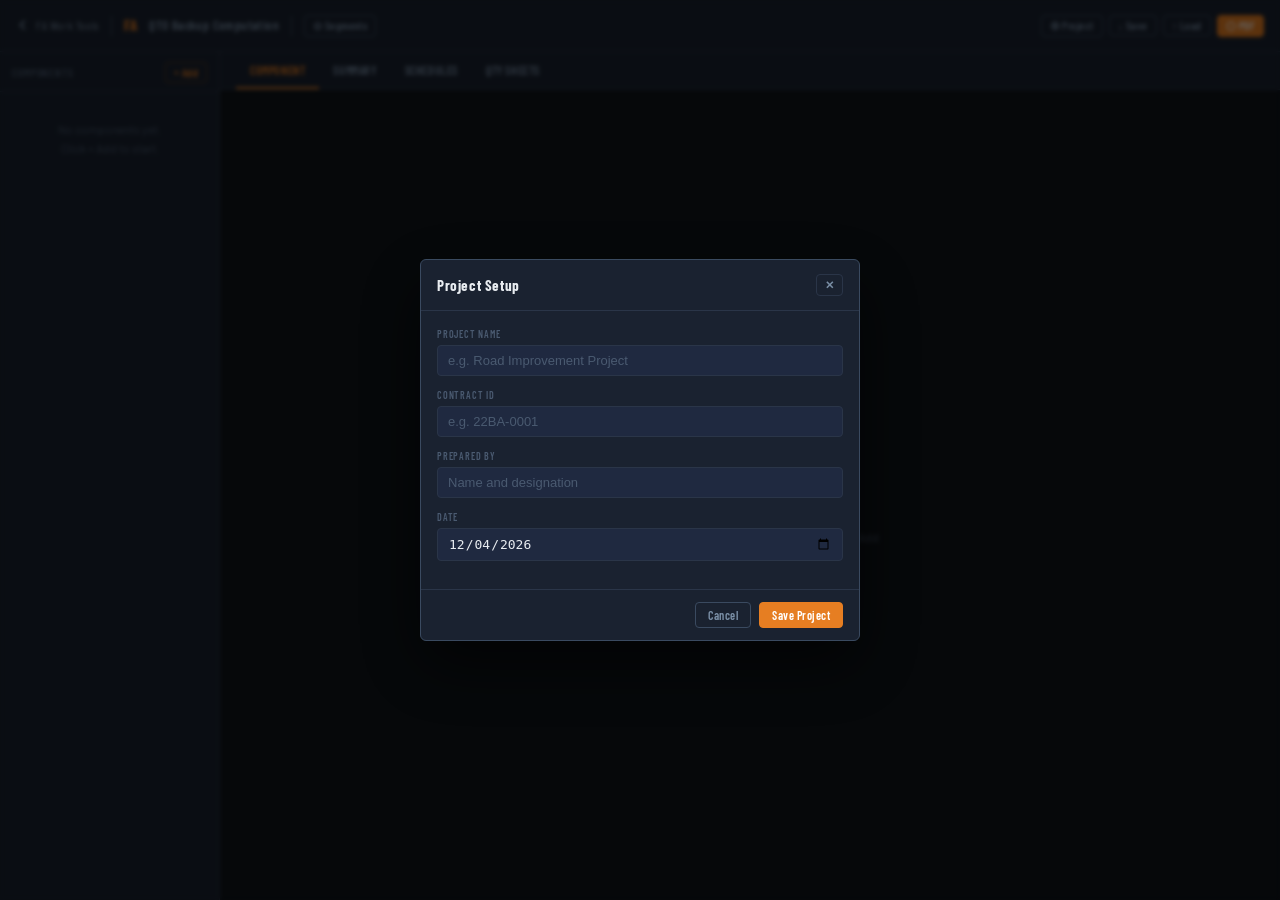
<file: qto_backup/index.html>
<!DOCTYPE html>
<html lang="en">
<head>
<meta charset="UTF-8">
<meta name="viewport" content="width=device-width, initial-scale=1.0">
<title>QTO Backup Computation — FA Work Tools</title>
<link rel="preconnect" href="https://fonts.googleapis.com">
<link rel="stylesheet" href="https://fonts.googleapis.com/css2?family=Barlow+Condensed:wght@300;400;500;600;700&family=Barlow:wght@300;400;500;600&display=swap" media="print" onload="this.media='all'">
<noscript><link rel="stylesheet" href="https://fonts.googleapis.com/css2?family=Barlow+Condensed:wght@300;400;500;600;700&family=Barlow:wght@300;400;500;600&display=swap"></noscript>
<style>
:root{--bg:#0f1419;--surface:#1a2230;--surface2:#1f2940;--surface3:#263350;--border:#2a3548;--border2:#3a4a60;--text:#e8ecf0;--text2:#7a8fa6;--text3:#4a5a70;--accent:#e67e22;--accent-dim:#c0660e;--accent-bg:rgba(230,126,34,0.08);--accent-bg2:rgba(230,126,34,0.15);--green:#2ecc71;--green-bg:rgba(46,204,113,0.1);--warn:#f39c12;--warn-bg:rgba(243,156,18,0.1);--err:#e74c3c;--err-bg:rgba(231,76,60,0.1);--blue:#3498db;--blue-bg:rgba(52,152,219,0.1);--radius:4px;--radius2:6px;--transition:150ms ease;}
*,*::before,*::after{box-sizing:border-box;margin:0;padding:0;}
html,body{height:100%;background:var(--bg);color:var(--text);font-family:'Barlow',sans-serif;font-size:14px;line-height:1.4;overflow:hidden;}
::-webkit-scrollbar{width:6px;height:6px;}::-webkit-scrollbar-track{background:transparent;}::-webkit-scrollbar-thumb{background:var(--border2);border-radius:3px;}::-webkit-scrollbar-thumb:hover{background:var(--text3);}
.bc{font-family:'Barlow Condensed',sans-serif;}
#app{display:flex;flex-direction:column;height:100vh;}
.topbar{display:flex;align-items:center;gap:12px;padding:0 16px;height:52px;background:var(--surface);border-bottom:1px solid var(--border);flex-shrink:0;z-index:100;}
.topbar-back{display:flex;align-items:center;gap:6px;color:var(--text2);text-decoration:none;font-size:12px;font-family:'Barlow Condensed',sans-serif;letter-spacing:.05em;transition:color var(--transition);flex-shrink:0;}
.topbar-back:hover{color:var(--accent);}
.topbar-back svg{width:14px;height:14px;}
.topbar-divider{width:1px;height:20px;background:var(--border2);flex-shrink:0;}
.topbar-logo{font-family:'Barlow Condensed',sans-serif;font-weight:700;font-size:15px;color:var(--accent);letter-spacing:.05em;flex-shrink:0;}
.topbar-title{font-family:'Barlow Condensed',sans-serif;font-weight:600;font-size:13px;color:var(--text2);letter-spacing:.03em;flex-shrink:0;}
.topbar-limits{display:flex;align-items:center;gap:8px;flex-shrink:0;}
.topbar-limits label{font-family:'Barlow Condensed',sans-serif;font-size:11px;color:var(--text3);letter-spacing:.05em;text-transform:uppercase;}
.sta-input{width:80px;background:var(--surface2);border:1px solid var(--border);border-radius:var(--radius);color:var(--text);font-size:12px;font-family:'Barlow Condensed',sans-serif;padding:4px 6px;transition:border-color var(--transition);}
.sta-input:focus{outline:none;border-color:var(--accent);}
.sta-input::placeholder{color:var(--text3);}
.toggle-label{display:flex;align-items:center;gap:5px;cursor:pointer;font-size:11px;color:var(--text2);user-select:none;font-family:'Barlow Condensed',sans-serif;}
.toggle-label input[type=checkbox]{accent-color:var(--accent);cursor:pointer;}
.topbar-spacer{flex:1;}
.topbar-actions{display:flex;align-items:center;gap:6px;flex-shrink:0;}
.btn{display:inline-flex;align-items:center;gap:5px;padding:5px 12px;border-radius:var(--radius);border:1px solid transparent;font-family:'Barlow Condensed',sans-serif;font-size:12px;font-weight:600;letter-spacing:.04em;cursor:pointer;transition:all var(--transition);white-space:nowrap;user-select:none;}
.btn:disabled{opacity:.4;cursor:not-allowed;}
.btn-primary{background:var(--accent);color:#fff;border-color:var(--accent);}
.btn-primary:hover:not(:disabled){background:var(--accent-dim);border-color:var(--accent-dim);}
.btn-ghost{background:transparent;color:var(--text2);border-color:var(--border2);}
.btn-ghost:hover:not(:disabled){color:var(--text);border-color:var(--text3);background:var(--surface2);}
.btn-accent-ghost{background:transparent;color:var(--accent);border-color:rgba(230,126,34,.3);}
.btn-accent-ghost:hover:not(:disabled){background:var(--accent-bg);}
.btn-icon{padding:5px 7px;background:transparent;border:1px solid var(--border);color:var(--text2);}
.btn-icon:hover{color:var(--text);border-color:var(--border2);background:var(--surface2);}
.btn-danger{background:transparent;color:var(--err);border-color:rgba(231,76,60,.3);}
.btn-danger:hover{background:var(--err-bg);}
.btn-sm{padding:3px 8px;font-size:11px;}
.main-body{display:flex;flex:1;min-height:0;overflow:hidden;}
.sidebar{width:220px;flex-shrink:0;background:var(--surface);border-right:1px solid var(--border);display:flex;flex-direction:column;overflow:hidden;}
.sidebar-header{padding:10px 12px 8px;border-bottom:1px solid var(--border);display:flex;align-items:center;justify-content:space-between;}
.sidebar-header h3{font-family:'Barlow Condensed',sans-serif;font-size:11px;font-weight:600;letter-spacing:.08em;text-transform:uppercase;color:var(--text3);}
.sidebar-list{flex:1;overflow-y:auto;padding:4px 0;}
.sidebar-item{display:flex;align-items:center;gap:8px;padding:7px 12px;cursor:pointer;transition:background var(--transition);border-left:2px solid transparent;min-width:0;}
.sidebar-item:hover{background:var(--surface2);}
.sidebar-item.active{background:var(--surface2);border-left-color:var(--accent);}
.sidebar-item-name{flex:1;font-size:13px;white-space:nowrap;overflow:hidden;text-overflow:ellipsis;color:var(--text);}
.sidebar-item-badge{font-size:9px;padding:1px 5px;border-radius:10px;font-family:'Barlow Condensed',sans-serif;flex-shrink:0;}
.badge-reviewed{background:var(--green-bg);color:var(--green);border:1px solid rgba(46,204,113,.2);}
.badge-changed{background:var(--warn-bg);color:var(--warn);border:1px solid rgba(243,156,18,.2);}
.sidebar-empty{padding:24px 12px;text-align:center;color:var(--text3);font-size:12px;line-height:1.6;}
.workspace{flex:1;display:flex;flex-direction:column;min-width:0;overflow:hidden;}
.tabbar{display:flex;align-items:center;padding:0 16px;background:var(--surface);border-bottom:1px solid var(--border);flex-shrink:0;height:38px;}
.tab-btn{padding:0 14px;height:100%;background:transparent;border:none;border-bottom:2px solid transparent;color:var(--text2);font-family:'Barlow Condensed',sans-serif;font-size:12px;font-weight:600;letter-spacing:.05em;text-transform:uppercase;cursor:pointer;transition:all var(--transition);white-space:nowrap;}
.tab-btn:hover{color:var(--text);}
.tab-btn.active{color:var(--accent);border-bottom-color:var(--accent);}
.tab-content{flex:1;overflow-y:auto;padding:20px;min-height:0;}
.comp-header{display:flex;align-items:flex-start;gap:12px;margin-bottom:16px;padding-bottom:14px;border-bottom:1px solid var(--border);}
.comp-name-input{font-family:'Barlow Condensed',sans-serif;font-size:22px;font-weight:700;background:transparent;border:none;border-bottom:2px solid transparent;color:var(--text);padding:2px 0;flex:1;transition:border-color var(--transition);letter-spacing:.02em;}
.comp-name-input:focus{outline:none;border-bottom-color:var(--accent);}
.comp-name-input::placeholder{color:var(--text3);}
.comp-meta{font-size:11px;color:var(--text3);font-family:'Barlow Condensed',sans-serif;padding-top:6px;}
.comp-note-area{background:var(--surface2);border:1px solid var(--border);border-radius:var(--radius);color:var(--text2);font-size:12px;padding:8px;width:100%;resize:vertical;min-height:52px;margin-bottom:12px;transition:border-color var(--transition);}
.comp-note-area:focus{outline:none;border-color:var(--accent);}
.module-block{background:var(--surface);border:1px solid var(--border);border-radius:var(--radius2);margin-bottom:12px;overflow:hidden;}
.module-block-header{display:flex;align-items:center;gap:8px;padding:8px 12px;background:var(--surface2);border-bottom:1px solid var(--border);}
.module-type-badge{font-family:'Barlow Condensed',sans-serif;font-size:10px;font-weight:700;letter-spacing:.08em;text-transform:uppercase;padding:2px 7px;border-radius:3px;background:var(--accent-bg);color:var(--accent);border:1px solid rgba(230,126,34,.25);flex-shrink:0;}
.module-label-input{background:transparent;border:none;border-bottom:1px dashed var(--border2);color:var(--text);font-size:13px;font-family:'Barlow Condensed',sans-serif;padding:1px 4px;flex:1;transition:border-color var(--transition);}
.module-label-input:focus{outline:none;border-bottom-color:var(--accent);}
.module-label-input::placeholder{color:var(--text3);}
.module-result-inline{font-size:11px;color:var(--text3);font-family:'Barlow Condensed',sans-serif;}
.module-result-inline span{color:var(--accent);font-weight:600;}
.module-body{padding:12px;}
.data-table{width:100%;border-collapse:collapse;font-size:12px;margin-bottom:8px;}
.data-table th{font-family:'Barlow Condensed',sans-serif;font-size:10px;font-weight:600;letter-spacing:.06em;text-transform:uppercase;color:var(--text3);padding:4px 6px;text-align:left;border-bottom:1px solid var(--border);}
.data-table th.right{text-align:right;}
.data-table td{padding:3px 4px;border-bottom:1px solid var(--border);vertical-align:middle;}
.data-table tr:last-child td{border-bottom:none;}
.data-table tr:hover td{background:rgba(255,255,255,.02);}
.row-excluded td{opacity:.45;text-decoration:line-through;}
.row-trimmed td{background:rgba(243,156,18,.05);}
.row-flagged td{background:rgba(231,76,60,.05);}
.data-table tr.total-row td{border-top:1px solid var(--border2);font-family:'Barlow Condensed',sans-serif;font-weight:700;color:var(--text);font-size:13px;padding-top:6px;}
.cell-input{width:100%;background:transparent;border:none;border-bottom:1px solid transparent;color:var(--text);font-size:12px;font-family:'Barlow',sans-serif;padding:2px 4px;transition:border-color var(--transition);}
.cell-input:focus{outline:none;border-bottom-color:var(--accent);background:rgba(230,126,34,.04);}
.cell-input::placeholder{color:var(--text3);}
.cell-input.right{text-align:right;}
.cell-computed{text-align:right;font-family:'Barlow Condensed',sans-serif;color:var(--text2);font-size:12px;padding:2px 4px;}
.cell-select{background:var(--surface2);border:1px solid var(--border);border-radius:var(--radius);color:var(--text);font-size:12px;font-family:'Barlow',sans-serif;padding:2px 4px;cursor:pointer;}
.cell-select:focus{outline:none;border-color:var(--accent);}
.status-flag{font-size:9px;font-family:'Barlow Condensed',sans-serif;padding:1px 5px;border-radius:3px;font-weight:600;white-space:nowrap;}
.flag-trimmed{background:var(--warn-bg);color:var(--warn);border:1px solid rgba(243,156,18,.25);}
.flag-excluded{background:rgba(74,90,112,.2);color:var(--text3);}
.flag-flagged{background:var(--err-bg);color:var(--err);border:1px solid rgba(231,76,60,.25);}
.add-row-btn{display:flex;align-items:center;gap:5px;background:none;border:1px dashed var(--border2);color:var(--text3);font-size:11px;font-family:'Barlow Condensed',sans-serif;padding:4px 10px;border-radius:var(--radius);cursor:pointer;transition:all var(--transition);margin-top:4px;}
.add-row-btn:hover{color:var(--accent);border-color:rgba(230,126,34,.4);}
.add-module-bar{display:flex;align-items:center;gap:8px;flex-wrap:wrap;padding:12px;background:var(--surface);border:1px dashed var(--border2);border-radius:var(--radius2);margin-bottom:12px;}
.add-module-label{font-family:'Barlow Condensed',sans-serif;font-size:10px;font-weight:600;letter-spacing:.08em;text-transform:uppercase;color:var(--text3);flex-shrink:0;}
.module-type-btn{background:var(--surface2);border:1px solid var(--border);color:var(--text2);font-size:11px;font-family:'Barlow Condensed',sans-serif;font-weight:600;padding:3px 10px;border-radius:var(--radius);cursor:pointer;transition:all var(--transition);}
.module-type-btn:hover{background:var(--accent-bg);border-color:rgba(230,126,34,.4);color:var(--accent);}
.outputs-summary{margin-top:16px;border-top:2px solid var(--border2);padding-top:12px;}
.outputs-summary-title{font-family:'Barlow Condensed',sans-serif;font-size:11px;font-weight:700;letter-spacing:.1em;text-transform:uppercase;color:var(--text3);margin-bottom:8px;}
.tag-input{background:var(--surface2);border:1px solid var(--border);border-radius:var(--radius);color:var(--text);font-size:12px;padding:3px 7px;width:100%;transition:border-color var(--transition);}
.tag-input:focus{outline:none;border-color:var(--accent);}
.tag-input::placeholder{color:var(--text3);}
.empty-state{display:flex;flex-direction:column;align-items:center;justify-content:center;height:100%;min-height:300px;gap:12px;color:var(--text3);}
.empty-icon{font-size:40px;opacity:.4;}
.empty-title{font-family:'Barlow Condensed',sans-serif;font-size:18px;font-weight:600;}
.empty-desc{font-size:12px;color:var(--text3);text-align:center;max-width:260px;line-height:1.6;}
.summary-section{margin-bottom:24px;}
.summary-section-title{font-family:'Barlow Condensed',sans-serif;font-size:13px;font-weight:700;letter-spacing:.08em;text-transform:uppercase;color:var(--text2);margin-bottom:10px;padding-bottom:6px;border-bottom:1px solid var(--border);}
.tag-table{width:100%;border-collapse:collapse;font-size:12px;}
.tag-table th{font-family:'Barlow Condensed',sans-serif;font-size:10px;font-weight:600;letter-spacing:.06em;text-transform:uppercase;color:var(--text3);padding:5px 8px;text-align:left;border-bottom:1px solid var(--border2);}
.tag-table th.right{text-align:right;}
.tag-table td{padding:5px 8px;border-bottom:1px solid var(--border);font-size:12px;}
.tag-table tr:hover td{background:var(--surface2);}
.tag-table tr.tag-total td{border-top:2px solid var(--border2);font-family:'Barlow Condensed',sans-serif;font-weight:700;font-size:13px;}
.tag-table td.right{text-align:right;font-family:'Barlow Condensed',sans-serif;}
.conflict-badge{font-size:9px;padding:1px 5px;border-radius:3px;background:var(--err-bg);color:var(--err);border:1px solid rgba(231,76,60,.25);font-family:'Barlow Condensed',sans-serif;font-weight:700;}
.cost-input{width:100px;background:var(--surface2);border:1px solid var(--border);border-radius:var(--radius);color:var(--text);font-size:12px;font-family:'Barlow Condensed',sans-serif;padding:2px 6px;text-align:right;}
.cost-input:focus{outline:none;border-color:var(--accent);}
.modal-overlay{position:fixed;inset:0;background:rgba(0,0,0,.6);display:flex;align-items:center;justify-content:center;z-index:1000;backdrop-filter:blur(2px);}
.modal{background:var(--surface);border:1px solid var(--border2);border-radius:var(--radius2);width:440px;max-width:95vw;box-shadow:0 24px 64px rgba(0,0,0,.6);}
.modal-header{display:flex;align-items:center;justify-content:space-between;padding:14px 16px;border-bottom:1px solid var(--border);}
.modal-title{font-family:'Barlow Condensed',sans-serif;font-size:15px;font-weight:700;letter-spacing:.04em;color:var(--text);}
.modal-body{padding:16px;}
.modal-footer{padding:12px 16px;border-top:1px solid var(--border);display:flex;justify-content:flex-end;gap:8px;}
.form-row{margin-bottom:12px;}
.form-label{display:block;font-family:'Barlow Condensed',sans-serif;font-size:10px;font-weight:600;letter-spacing:.08em;text-transform:uppercase;color:var(--text3);margin-bottom:4px;}
.form-input{width:100%;background:var(--surface2);border:1px solid var(--border);border-radius:var(--radius);color:var(--text);font-size:13px;padding:7px 10px;transition:border-color var(--transition);}
.form-input:focus{outline:none;border-color:var(--accent);}
.form-input::placeholder{color:var(--text3);}
.placeholder-tab{display:flex;flex-direction:column;align-items:center;justify-content:center;min-height:300px;gap:10px;color:var(--text3);}
.placeholder-tab .ph-icon{font-size:36px;opacity:.3;}
.placeholder-tab .ph-title{font-family:'Barlow Condensed',sans-serif;font-size:18px;font-weight:600;color:var(--text2);}
.placeholder-tab .ph-desc{font-size:12px;max-width:280px;text-align:center;line-height:1.6;}
.toast-wrap{position:fixed;bottom:20px;right:20px;z-index:2000;display:flex;flex-direction:column;gap:6px;}
.toast{background:var(--surface2);border:1px solid var(--border2);border-radius:var(--radius2);padding:8px 14px;font-size:12px;font-family:'Barlow Condensed',sans-serif;color:var(--text);box-shadow:0 4px 16px rgba(0,0,0,.4);animation:toastIn .2s ease;display:flex;align-items:center;gap:8px;}
.toast.success{border-color:rgba(46,204,113,.3);color:var(--green);}
.toast.error{border-color:rgba(231,76,60,.3);color:var(--err);}
.toast.warn{border-color:rgba(243,156,18,.3);color:var(--warn);}
@keyframes toastIn{from{opacity:0;transform:translateY(8px)}to{opacity:1;transform:translateY(0)}}
.dim{color:var(--text3);}
.accent{color:var(--accent);}
.toggle-btn{background:none;border:none;font-size:10px;color:var(--text3);font-family:'Barlow Condensed',sans-serif;cursor:pointer;padding:0;transition:color var(--transition);}
.toggle-btn:hover{color:var(--accent);}
.vol-component-block{background:var(--surface2);border:1px solid var(--border);border-radius:var(--radius);padding:10px;margin-bottom:8px;}
.method-toggle{display:flex;gap:4px;margin-bottom:10px;}
.method-btn{padding:3px 10px;border-radius:var(--radius);border:1px solid var(--border);background:transparent;color:var(--text2);font-size:11px;font-family:'Barlow Condensed',sans-serif;cursor:pointer;transition:all var(--transition);}
.method-btn.active{background:var(--accent-bg);border-color:rgba(230,126,34,.4);color:var(--accent);}
.dim-grid{display:grid;grid-template-columns:repeat(4,1fr);gap:8px;margin-bottom:8px;}
.dim-field label{display:block;font-size:9px;font-family:'Barlow Condensed',sans-serif;color:var(--text3);text-transform:uppercase;letter-spacing:.06em;margin-bottom:2px;}
.sub-section{border-left:2px solid var(--border2);padding-left:10px;margin-top:8px;}
.sub-label{font-size:10px;color:var(--text3);font-family:'Barlow Condensed',sans-serif;letter-spacing:.06em;text-transform:uppercase;margin-bottom:4px;}
.deduct-row{display:flex;align-items:center;gap:6px;margin-bottom:4px;}
.reviewed-bar{display:flex;align-items:center;gap:8px;padding:6px 10px;border-radius:var(--radius);background:var(--surface2);border:1px solid var(--border);margin-top:8px;font-size:11px;font-family:'Barlow Condensed',sans-serif;color:var(--text3);}
.reviewed-bar.done{border-color:rgba(46,204,113,.25);color:var(--green);}
input[type="file"]{display:none;}

/* ── FONT SIZES & CONTRAST ─────────────────────────────── */
.data-table th { font-size:12px !important; color:var(--text2) !important; }
.data-table td { font-size:14px !important; }
.cell-input { font-size:14px !important; }
.cell-computed { font-size:14px !important; color:var(--text) !important; }
.cell-select { font-size:14px !important; }
.add-row-btn { font-size:13px !important; }
.module-type-badge { font-size:12px !important; }
.data-table tr.total-row td { font-size:15px !important; }
/* ── SEGMENTS PANEL ─────────────────────────────────────── */
.segments-panel{position:absolute;top:calc(100% + 8px);left:0;background:var(--surface);border:1px solid var(--border2);border-radius:var(--radius2);padding:12px;width:320px;z-index:500;box-shadow:0 8px 32px rgba(0,0,0,.5);}
.segments-panel-header{display:flex;align-items:center;justify-content:space-between;margin-bottom:10px;}
.segments-panel-title{font-family:'Barlow Condensed',sans-serif;font-size:12px;font-weight:700;letter-spacing:.08em;text-transform:uppercase;color:var(--text2);}
.btn-close{background:none;border:none;color:var(--text3);cursor:pointer;font-size:12px;padding:2px 4px;transition:color var(--transition);}
.btn-close:hover{color:var(--text);}
.segments-list{display:flex;flex-direction:column;gap:4px;margin-bottom:4px;}
.segment-row{display:flex;align-items:center;gap:6px;}
.segments-summary-text{font-size:11px;color:var(--warn);font-family:'Barlow Condensed',sans-serif;margin-top:6px;line-height:1.5;}
/* ── TRIM DETAIL ─────────────────────────────────────────── */
.trim-expandable{cursor:pointer;user-select:none;}
.trim-expandable:hover{opacity:.8;}
.trim-detail-row td{padding:0 !important;border-bottom:1px solid var(--border) !important;}
.trim-detail{padding:6px 12px 8px;background:rgba(243,156,18,.05);border-left:2px solid var(--warn);display:flex;flex-direction:column;gap:3px;}
.trim-detail-line{display:flex;align-items:baseline;gap:8px;font-size:12px;}
.trim-label{font-family:'Barlow Condensed',sans-serif;font-size:11px;font-weight:600;letter-spacing:.06em;text-transform:uppercase;color:var(--text3);width:80px;flex-shrink:0;}
.trim-value{color:var(--text2);font-family:'Barlow Condensed',sans-serif;font-size:13px;}
.trim-value.accent{color:var(--accent);font-weight:600;}
/* ── DRAG REORDER ───────────────────────────────────────── */
.drag-over td{background:rgba(230,126,34,.08) !important;}

</style>
</head>
<body>
<div id="app">
  <div style="display:flex;align-items:center;justify-content:center;height:100vh;flex-direction:column;gap:12px;background:#0f1419;color:#7a8fa6;font-family:system-ui,sans-serif;">
    <div style="font-size:28px;">📐</div>
    <div style="font-size:13px;letter-spacing:2px;text-transform:uppercase;">Loading QTO Tool...</div>
  </div>
</div>
<script src="vue.js"></script>
<script src="qto.js"></script>
<script>
// Lazy-load pdfmake only when PDF export is clicked
window._pdfmakeLoaded = false;
window._loadPdfmake = function(callback) {
  if (window._pdfmakeLoaded) { callback(); return; }
  const s1 = document.createElement('script');
  s1.src = 'pdfmake.min.js';
  s1.onload = function() {
    const s2 = document.createElement('script');
    s2.src = 'vfs_fonts.js';
    s2.onload = function() {
      window._pdfmakeLoaded = true;
      callback();
    };
    document.head.appendChild(s2);
  };
  document.head.appendChild(s1);
};
</script>
</body>
</html>
</file>
